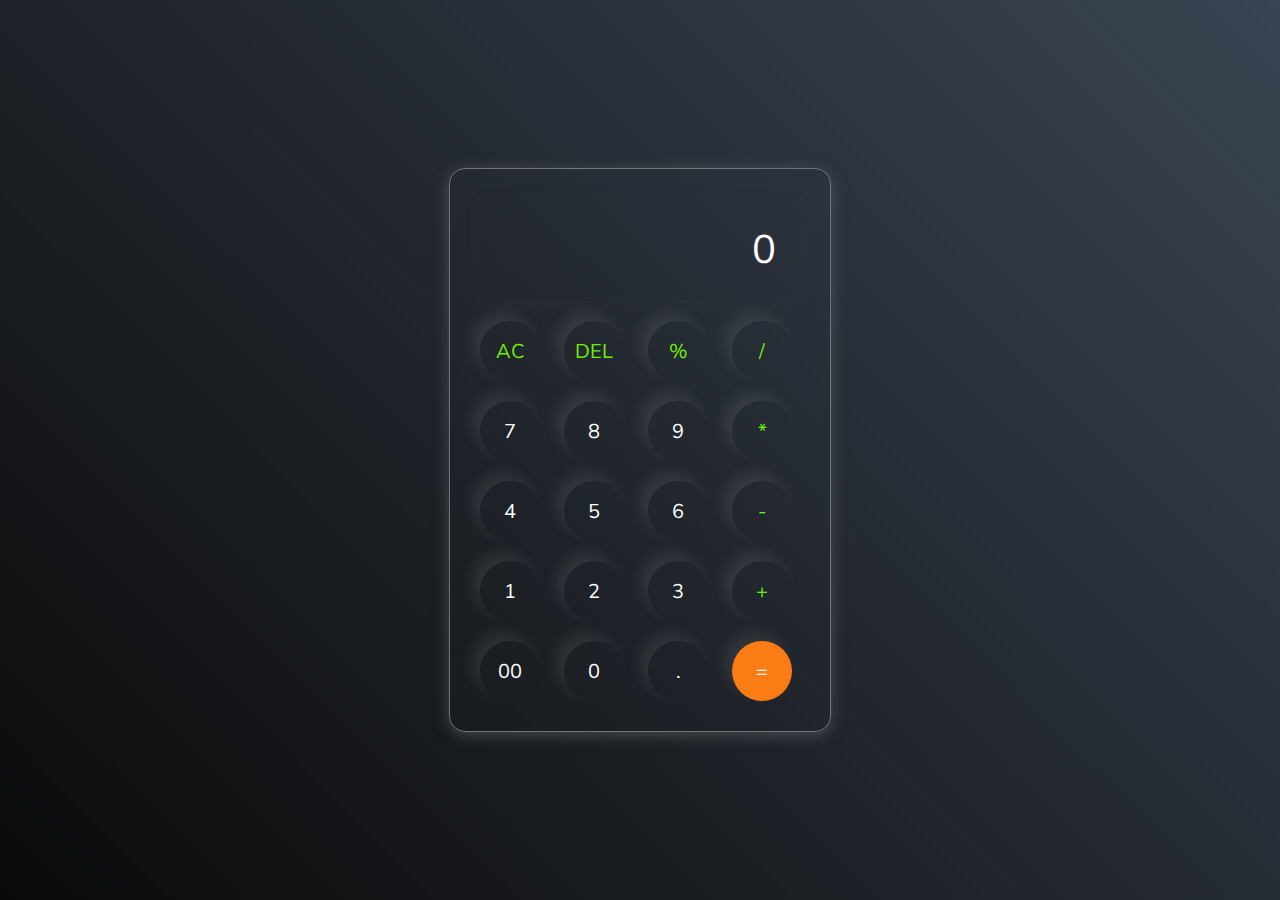
<file: calculator/index.html>
<!DOCTYPE html>
<html lang="en">
<head>
  <meta charset="UTF-8">
  <meta name="viewport" content="width=device-width, initial-scale=1.0">
  <title>Calculator</title>
  <link rel="stylesheet" href="style.css">
</head>
<body>
  <!-- <script>
    let input = document.getElementById('inputBox');
let buttons = document.querySelectorAll('button');

let string = "";
let arr = Array.from(button);
arr.forEach(button =>{
  button.addEventListener('click',(e) =>{
    if(e.target.innerHTML == '='){
      string = eval(string);
      input.value = string;
    }

    else if(e.target.innerHTML == 'AC'){
      string = "";
      input.value = string;
    }
    else if(e.target.innerHTML == 'DEL'){
      string = string.substring(0, string.length-1);
      input.value = string;
    }
    else{
      string += e.target.innerHTML;
      input.value = string;
    }

  })
})
  </script> -->
  <div class="calculator">
    <input type="text" placeholder="0" id="inputBox">
    <div>
      <button class="operator">AC</button>
      <button class="operator">DEL</button>
      <button class="operator">%</button>
      <button class="operator">/</button>
    </div>
    <div>
      <button>7</button>
      <button>8</button>
      <button>9</button>
      <button class="operator">*</button>
    </div>
    <div>
      <button>4</button>
      <button>5</button>
      <button>6</button>
      <button class="operator">-</button>
    </div>
    <div>
      <button>1</button>
      <button>2</button>
      <button>3</button>
      <button class="operator">+</button>
    </div>
    <div>
      <button>00</button>
      <button>0</button>
      <button>.</button>
      <button class="equalBtn">=</button>
    </div>
  </div>
  <script src="script.js"></script>
  
</body>
</html>
</file>
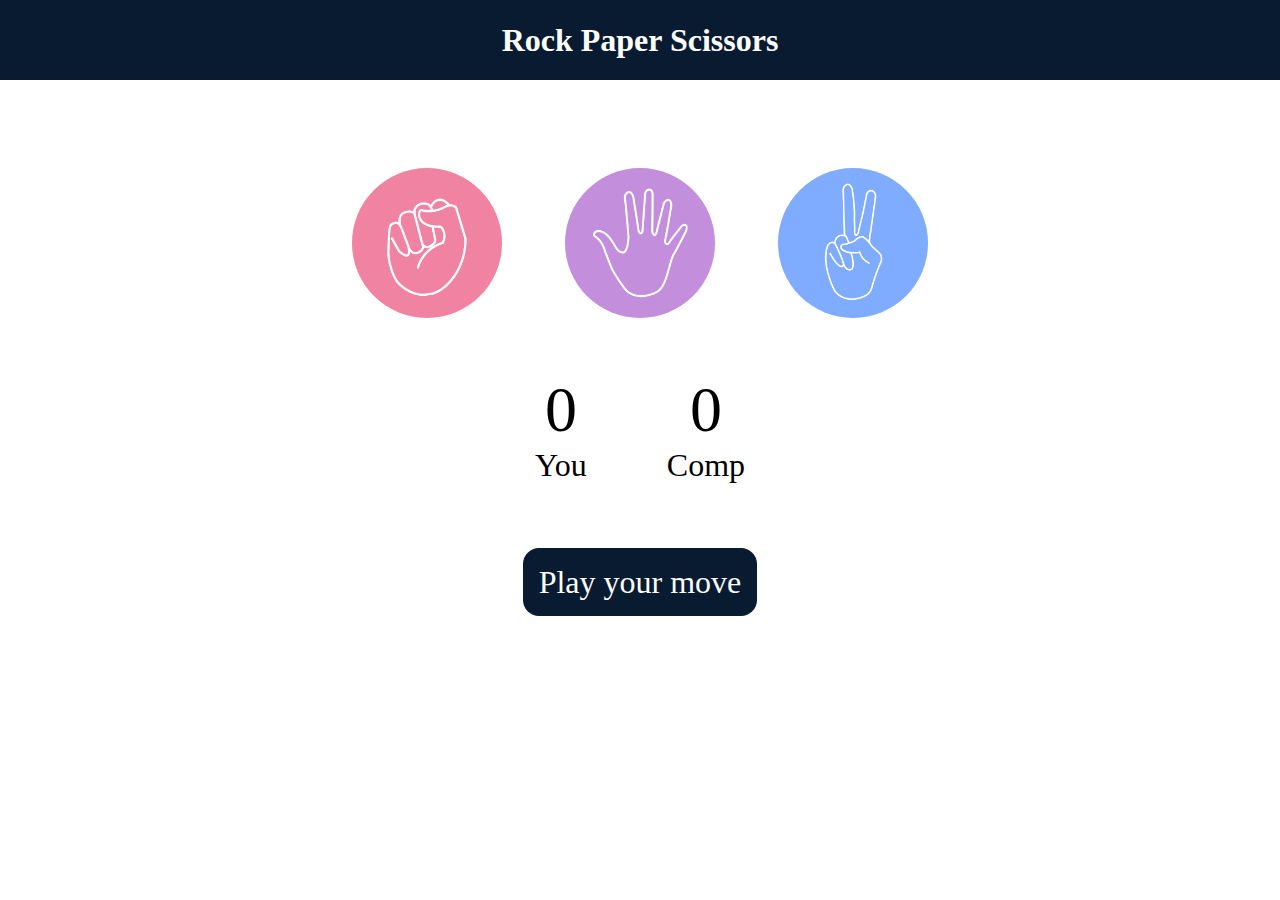
<file: Rock-Beats-Scissors/index.html>
<!DOCTYPE html>
<html lang="en">

<head>
    <meta charset="UTF-8">
    <meta name="viewport" content="width=device-width, initial-scale=1.0">
    <title>Rock Paper Scissors</title>
    <link rel="stylesheet" href="style.css">
</head>

<body>
    <h1>Rock Paper Scissors</h1>
    <div class="choices">
        <div class="choice" id="rock">
            <img src="images\rock.png">
        </div>

        <div class="choice" id="paper">
            <img src="images\paper.png">
        </div>

        <div class="choice" id="scissors">
            <img src="images\scissors.png">
        </div>
    </div>
    <div class="score-board">
        <div class="score">
            <p id="user-score">0</p>
            <p>You</p>
        </div>
        <div class="score">
            <p id="comp-score">0</p>
            <p>Comp</p>
        </div>
    </div>

    <div class="msg-container">
        <p id="msg">Play your move</p>
    </div>








    <script src="script.js"></script>
</body>

</html>
</file>
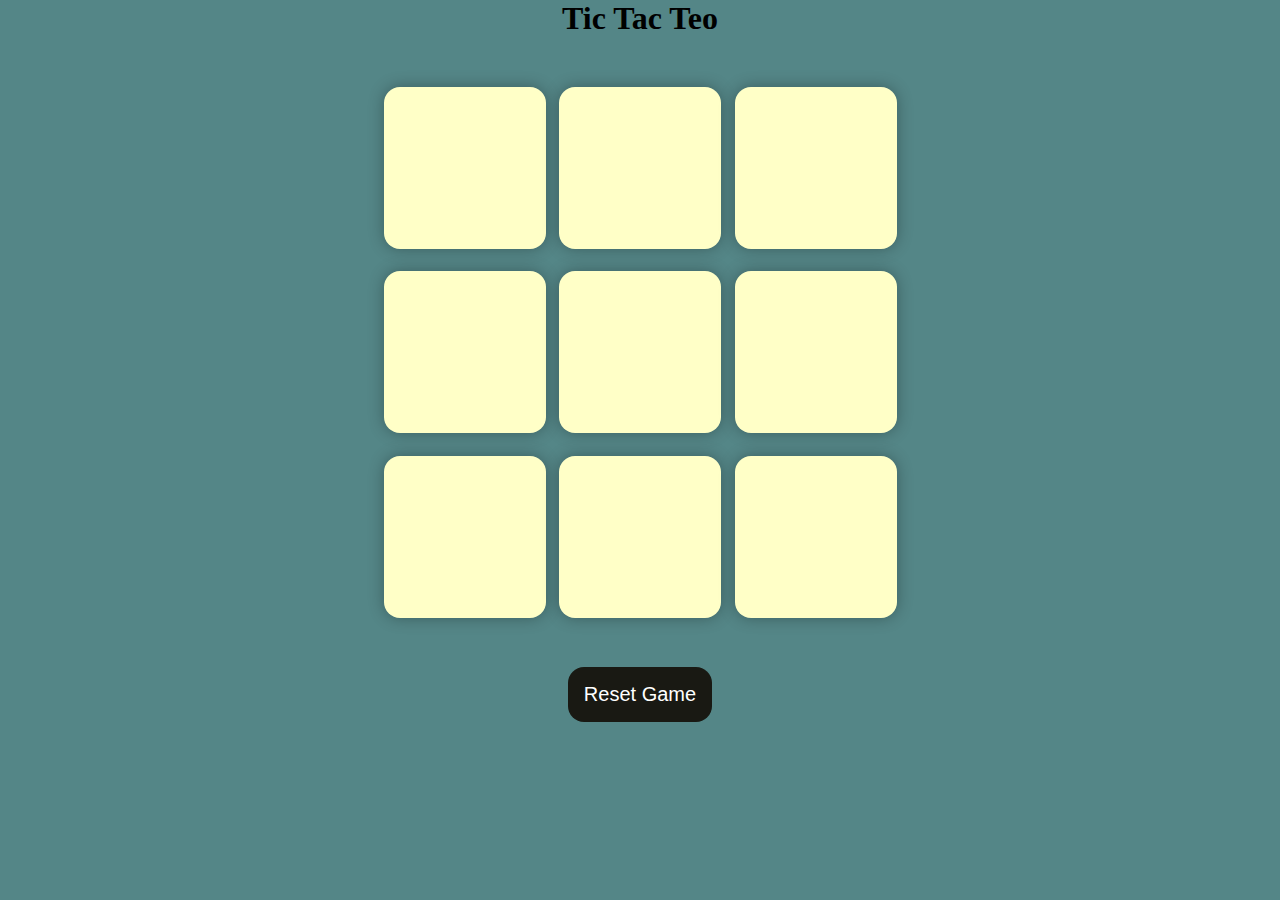
<file: Tic-Tac-Toe-Game/index.html>
<!DOCTYPE html>
<html lang="en">

<head>
    <meta charset="UTF-8">
    <meta name="viewport" content="width=device-width, initial-scale=1.0">
    <title>Tic-Tac-Toe Game</title>
    <link rel="stylesheet" href="style.css">
</head>

<body>
    <div class="msg-container hide">
        <p id="msg">Winner</p>
        <button id="new-btn">New Game</button>
    </div>
    <main>
        <h1>Tic Tac Teo</h1>
        <div class="container">
            <div class="game">
                <button class="box"></button>
                <button class="box"></button>
                <button class="box"></button>
                <button class="box"></button>
                <button class="box"></button>
                <button class="box"></button>
                <button class="box"></button>
                <button class="box"></button>
                <button class="box"></button>
            </div>
        </div>
        <button id="reset-btn">Reset Game</button>
    </main>




    <script src="script.js"></script>
</body>

</html>
</file>
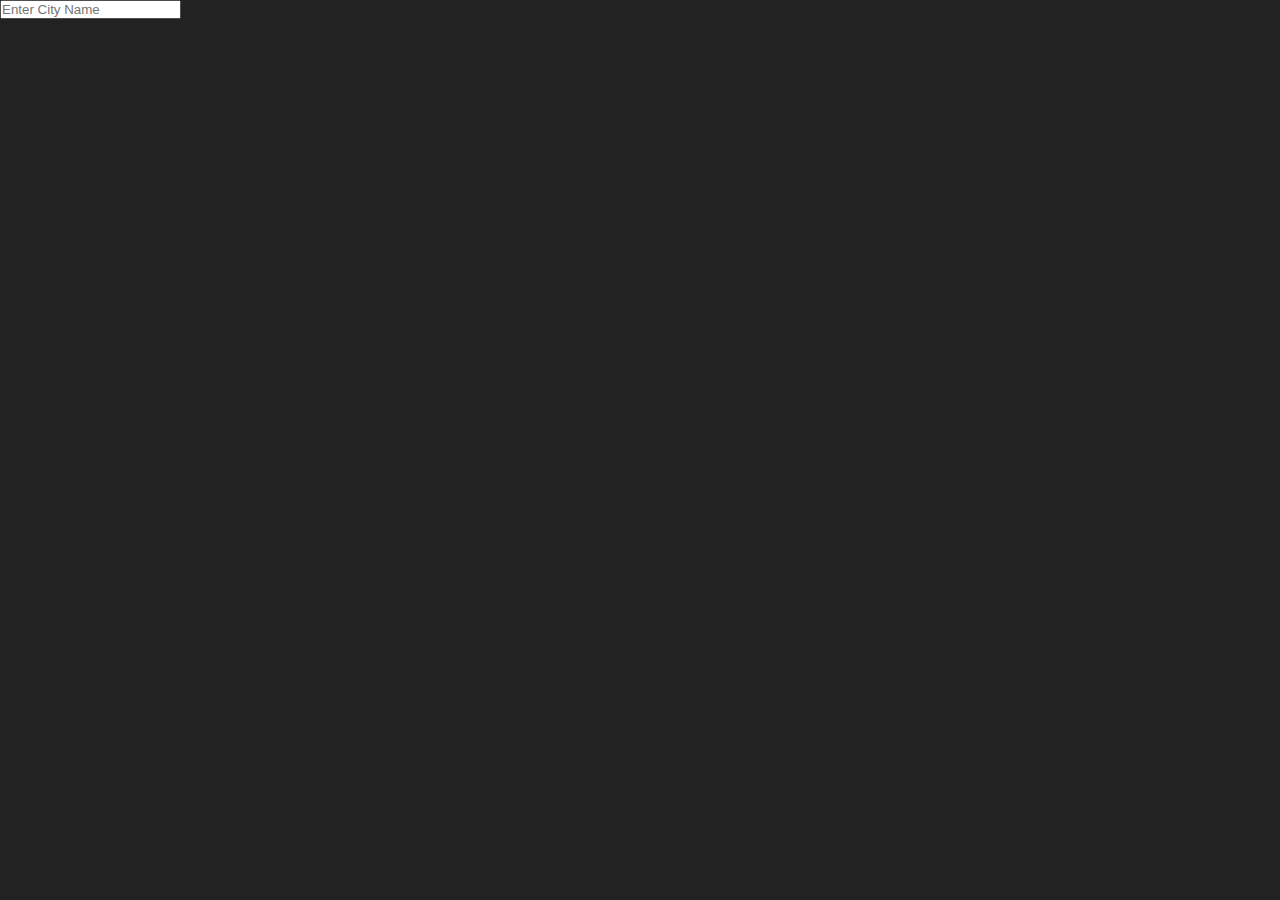
<file: Weather-app/index.html>
<!DOCTYPE html>
<html lang="en">

<head>
    <meta charset="UTF-8">
    <meta name="viewport" content="width=device-width, initial-scale=1.0">
    <title>Weather App - Easy Tutorials</title>
    <link rel="stylesheet" href="style.css">
</head>

<body>
    <div class="card">
        <div class="search">
            <input type="text" placeholder="Enter City Name" spellcheck="false">
        </div>
    </div>

</body>

</html>
</file>
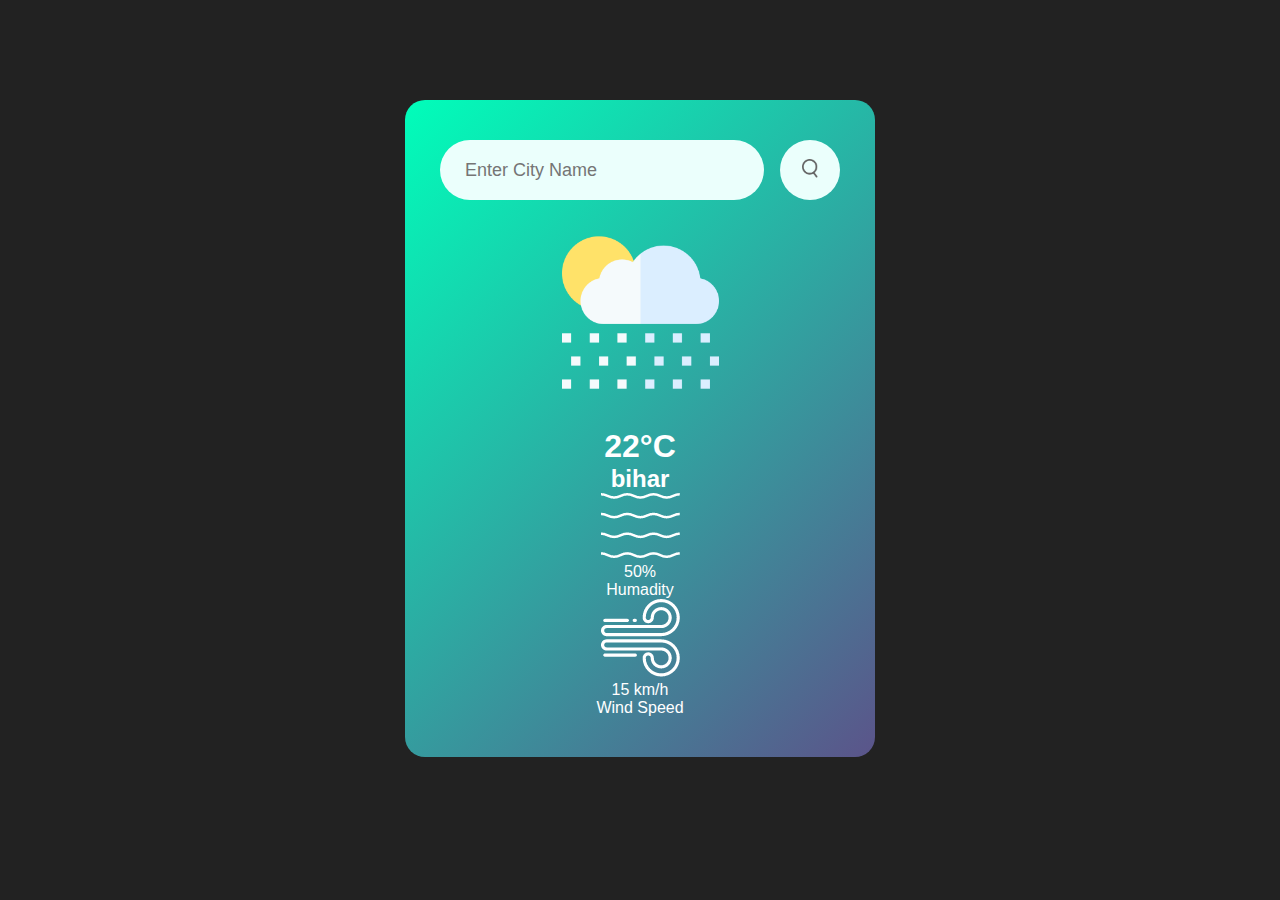
<file: Weather-app/images/index.html>
<!DOCTYPE html>
<html lang="en">

<head>
    <meta charset="UTF-8">
    <meta name="viewport" content="width=device-width, initial-scale=1.0">
    <title>Weather App - Easy Tutorials</title>
    <link rel="stylesheet" href="style.css">
</head>

<body>
    <div class="card">
        <div class="search">
            <input type="text" placeholder="Enter City Name" spellcheck="false">
            <button><img src="search.png"></button>
        </div>
        <div class="weather">
            <img src="rain.png" class="weather-icon">
            <h1 class="temp">22°C</h1>
            <h2 class="city">bihar</h2>
            <div class="details">
                <div class="col">
                    <img src="humidity.png" alt="">
                </div>
                <p class="humadity">50%</p>
                <p>Humadity</p>
            </div>
        </div>
        <div class="col">
            <img src="wind.png" alt="">
        </div>
        <p class="wind">15 km/h</p>
        <p>Wind Speed</p>
    </div>
    </div>
    </div>

</body>

</html>
</file>
<file: calculator/style.css>
@import url('https://fonts.googleapis.com/css2?family=Nunito+Sans:opsz,wght@6..12,500&family=Tilt+Prism&display=swap');
*{
  margin: 0;
  padding: 0;
  box-sizing: border-box;
  font-family: 'Nunito Sans', sans-serif;
}

body{
  width: 100%;
  height: 100vh;
  display: flex;
  justify-content: center;
  align-items: center;
  background: linear-gradient(45deg, #0a0a0a, #3a4452);
}

.calculator{
  border: 1px solid #717377;
  padding: 20px;
  border-radius: 16px;
  background: transparent;
  box-shadow: 0px 3px 15px rgba(113, 115, 119, 0.5);
}

input{
  width: 320px;
  border: none;
  padding: 24px;
  margin: 10px;
  background: transparent;
  box-shadow: 0px 3px 15px rgba(84, 84, 84, 0.1);
  font-size: 40px;
  text-align: right;
  cursor: pointer;
  color: #ffffff;
}

input::placeholder{
  color: #ffffff;

}

button{
  border: none;
  width: 60px;
  height: 60px;
  margin: 10px;
  border-radius: 50%;
  background: transparent;
  color: #ffffff;
  font-size: 20px;
  box-shadow: -8px -8px 15px rgba(225, 225, 225, 0.1);
  cursor: pointer;
}

.equalBtn{
  background-color: #fb7c14;
}

.operator{
  color: #6dee0a;
}
</file>
<file: Rock-Beats-Scissors/style.css>
*{
    margin: 0;
    padding: 0;
    text-align: center;
}
h1{
    background-color: #081b31;
    color: white;
    height: 5rem;
    line-height: 5rem;
}
.choice{
    height: 165px;
    width: 165px;
    border-radius: 50%;
    display: flex;
    justify-content: center;
    align-items: center;
}
.choice:hover{
    cursor: pointer;
    background-color: #081b31;
}
img{
    height: 150px;
    width: 150px;
    object-fit: cover;
    border-radius: 50%;
}
.choices{
    display: flex;
    justify-content: center;
    align-items: center;
    gap: 3rem;
    margin-top: 5rem;
}
.score-board{
    display: flex;
    justify-content: center;
    align-items: center;
    font-size: 2rem;
    margin-top: 3rem;
    gap: 5rem;
}
#user-score,
#comp-score{
    font-size: 4rem;
}

.msg-container{
    margin-top: 5rem;
}
#msg{
    background-color: #081b31;
    color: #fff;
    font-size: 2rem;
    display: inline;
    padding: 1rem;
    border-radius: 1rem;
}
</file>
<file: Tic-Tac-Toe-Game/style.css>
*{
    margin: 0;
    padding: 0;

}
body{
    background-color: #548687;
    text-align: center;
}
.container{
    height: 70vh;
    display: flex;
    /* flex-wrap: wrap; */
    justify-content: center;
    align-items: center;
}
.game{
    height: 60vmin;
    width: 60vmin;
    display: flex;
    flex-wrap: wrap;
    justify-content: center;
    align-items: center;
    gap: 1.5vmin;
}
.box{
    height: 18vmin;
    width: 18vmin;
    border-radius: 1rem;
    border: none;
    box-shadow: 0 0 1rem rgba(0, 0, 0, 0.3);
    font-size: 8vmin;
    color: #b0413e;
    background-color: #ffffc7;
}
#reset-btn{
    padding: 1rem;
    font-size: 1.25rem;
    background-color: #191913;
    color: #fff;
    border-radius: 1rem;
    border: none;
}
#new-btn{
    padding: 1rem;
    font-size: 1.25rem;
    background-color: #191913;
    color: #fff;
    border-radius: 1rem;
    border: none;
}
#msg{
    color: #ffffc7;
    font-size: 5vmin;
}
.msg-container{
    height: 100vmin;
    display: flex;
    justify-content: center;
    align-items: center;
    flex-direction: column;
    gap: 4rem;
    /* flex-wrap: wrap; */
}
.hide{
    display: none;
}
</file>
<file: Weather-app/style.css>
*{
    margin: 0;
    padding: 0;
    font-family: 'poppins', sans-serif;
    box-sizing: border-box;
}
body{
    background: #222;
}
</file>
<file: Weather-app/images/style.css>
*{
    margin: 0;
    padding: 0;
    font-family: 'poppins', sans-serif;
    box-sizing: border-box;
}
body{
    background: #222;
}
.card{
    width: 90%;
    max-width: 470px;
    background: linear-gradient(135deg, #00feba, #5b548a);
    color: #fff;
    margin: 100px auto 0;
    border-radius: 20px;
    padding: 40px 35px;
    text-align: center;
}
.search{
    width: 100%;
    display: flex;
    align-items: center;
    justify-content: space-between;
}
.search input{
    border: 0;
    outline: 0;
    background: #ebfffc;
    color: #555;
    padding: 10px 25px;
    height: 60px;
    border-radius: 30px;
    flex: 1;
    margin-right: 16px;
    font-size: 18px;
}
.search button{
    border: 0;
    outline: 0;
    background: #ebfffc;
    border-radius: 50%;
    width: 60px;
    height: 60px;
    cursor: pointer;
}
.search button img{
    width: 16px;
}
</file>
